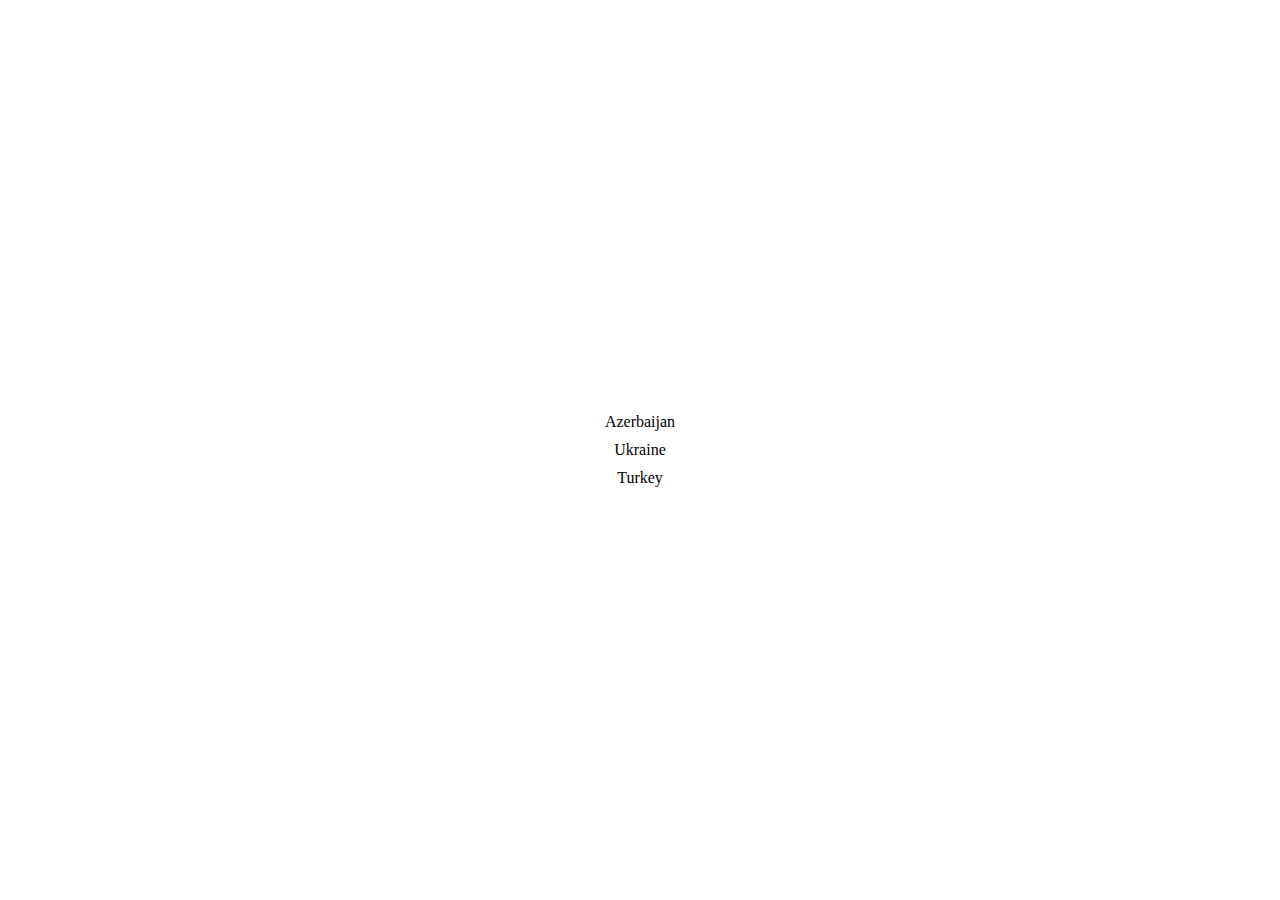
<file: Text Animation/index.html>
<DOCTYPE html>
<html>
<head>
<title>Text Animation</title>
<link rel="stylesheet" href="style.css">
</head>
<body>
	<ul>
		<li data-text="Azerbaijan">Azerbaijan</li>
		<li data-text="Ukraine">Ukraine</li>
		<li data-text="Turkey">Turkey</li>
	</ul>
</body>
</html>
</file>
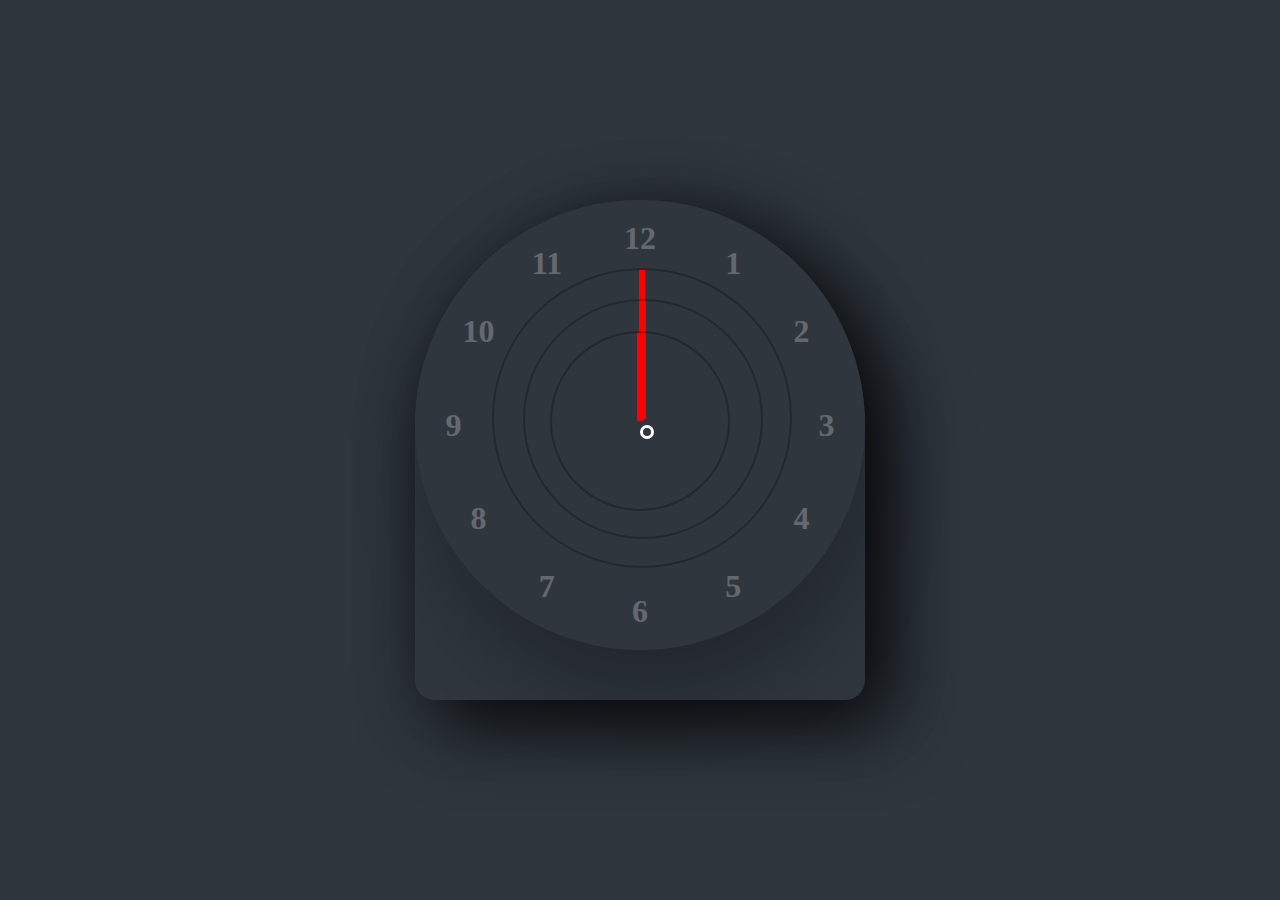
<file: Short_projects/Analog and Digital Clock/index.html>
<DOCTYPE html>
<html>
	<head>
		<meta charset = "utf-8">
		<title>Clock</title>
		<link rel = "stylesheet" href = "style.css">
	</head>
	<body>
		<div class = "container">
			<div class = "clock">
					<div class = "circle" style = "--clr:#04fc43;"><i></i></div>
					<div class = "circle circle2" style = "--clr:#fee800;"><i></i></div>
					<div class = "circle circle3" style = "--clr:#ff2972;"><i></i></div>

					<span style = "--i:1;"><b>1</b></span>
					<span style = "--i:2;"><b>2</b></span>
					<span style = "--i:3;"><b>3</b></span>
					<span style = "--i:4;"><b>4</b></span>
					<span style = "--i:5;"><b>5</b></span>
					<span style = "--i:6;"><b>6</b></span>
					<span style = "--i:7;"><b>7</b></span>
					<span style = "--i:8;"><b>8</b></span>
					<span style = "--i:9;"><b>9</b></span>
					<span style = "--i:10;"><b>10</b></span>
					<span style = "--i:11;"><b>11</b></span>
					<span style = "--i:12;"><b>12</b></span>
			</div>
		</div>
	</body>
</html>
</file>
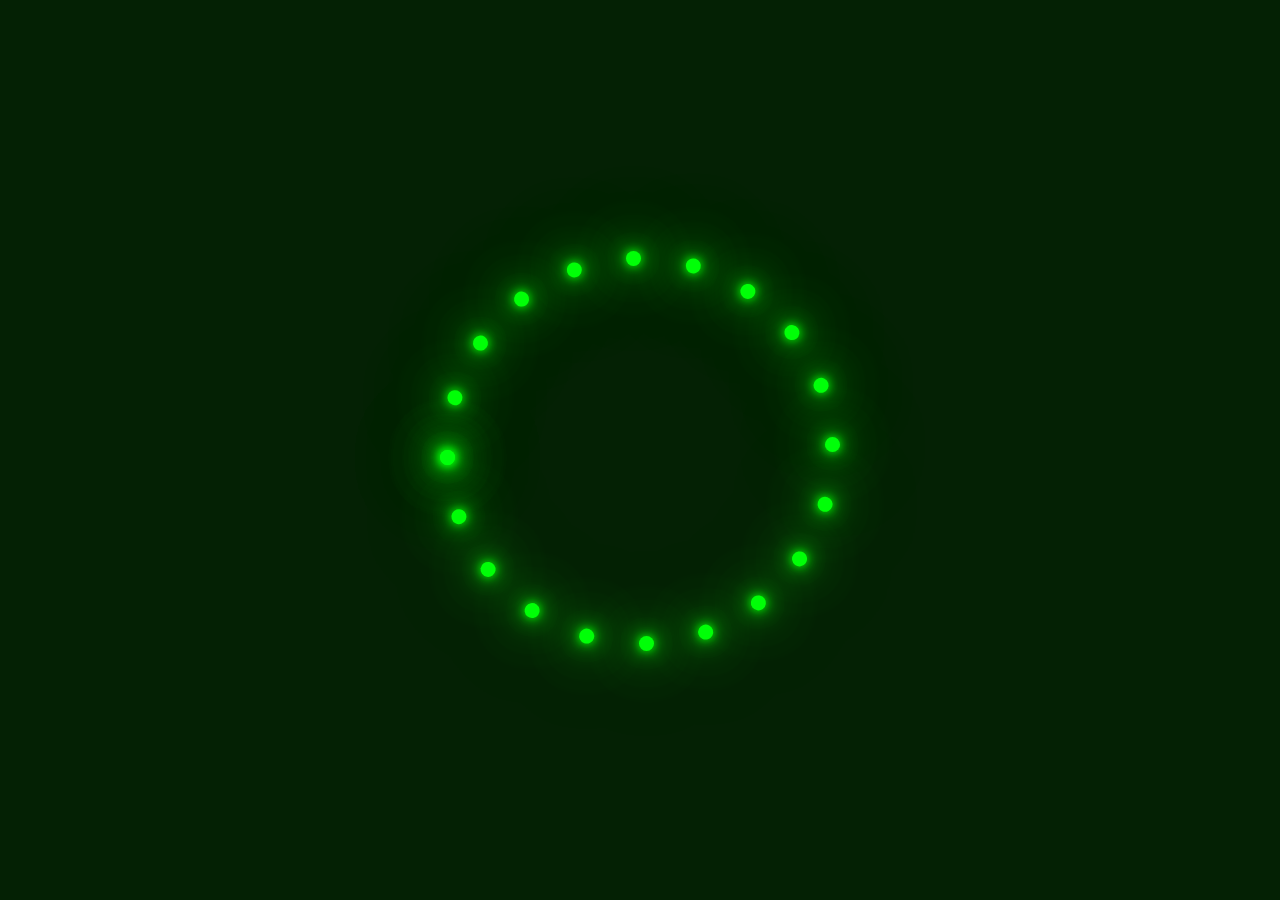
<file: Short_projects/Creative Heart Animation/index.html>
<DOCTYPE html>
<html>
<head>
<title>Creative Heart Animation</title>
<link rel = "stylesheet" href = "style.css">
</head>
<body>
	<section>
		<div class = "loader">
			<span style = "--i:0;"></span>
<span style = "--i:1;"></span>
<span style = "--i:2;"></span>
<span style = "--i:3;"></span>
<span style = "--i:4;"></span>
<span style = "--i:5;"></span>
<span style = "--i:6;"></span>
<span style = "--i:7;"></span>
<span style = "--i:8;"></span>
<span style = "--i:9;"></span>
<span style = "--i:10;"></span>
<span style = "--i:11;"></span>
<span style = "--i:12;"></span>
<span style = "--i:13;"></span>
<span style = "--i:14;"></span>
<span style = "--i:15;"></span>
<span style = "--i:16;"></span>
<span style = "--i:17;"></span>
<span style = "--i:18;"></span>
<span style = "--i:19;"></span>
<span style = "--i:20;"></span>
		</div>
	</section>
</body>
</html>
</file>
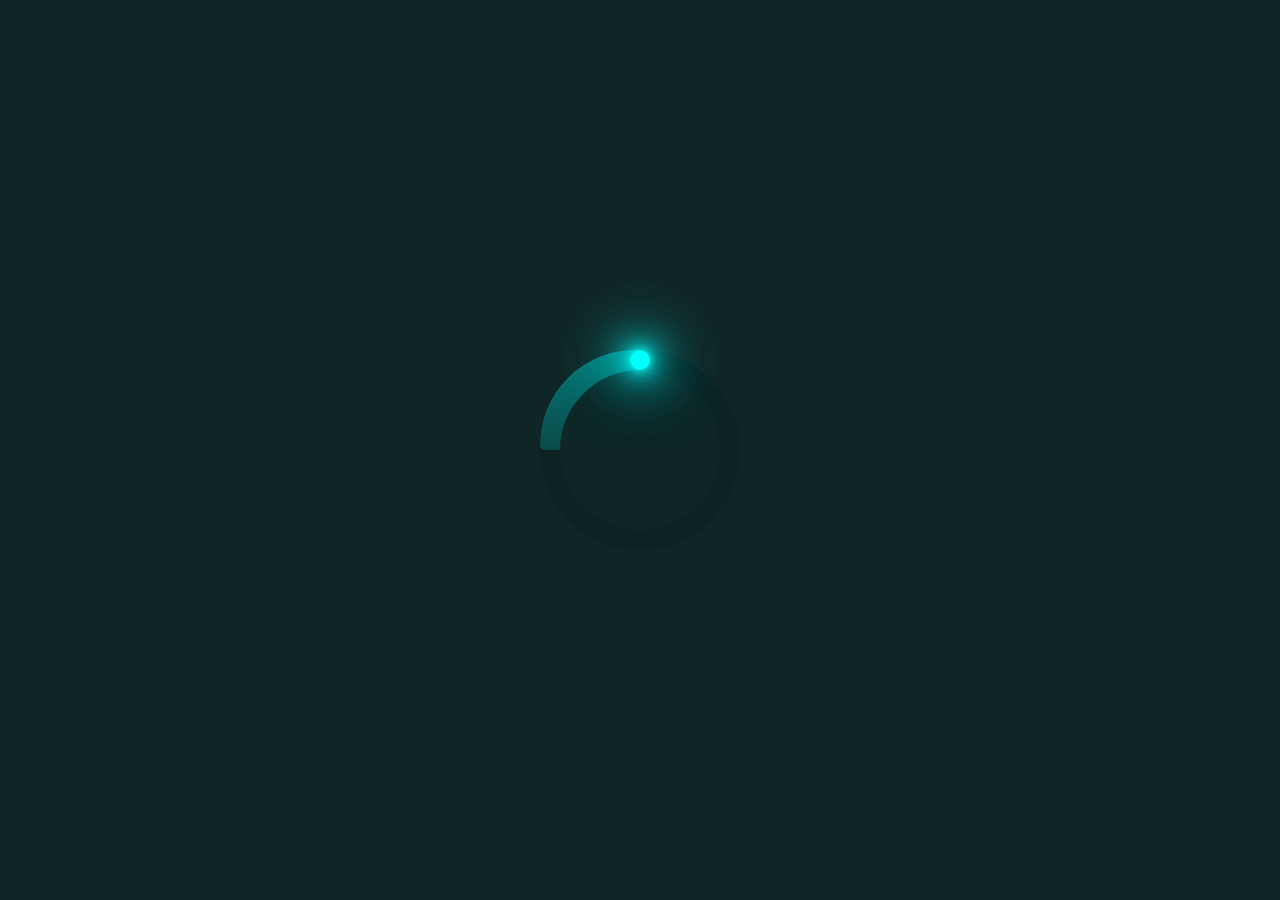
<file: Short_projects/Css Animation Effects/index.html>
<!DOCTYPE html>
<html>
<head>
<title>Animation</title>
<link rel = "stylesheet" href = "style.css">
</head>
<body>
	<div class = "container">
		<div class = "loader">
			<span></span>
		</div>
	</div>
</body>
</html>
</file>
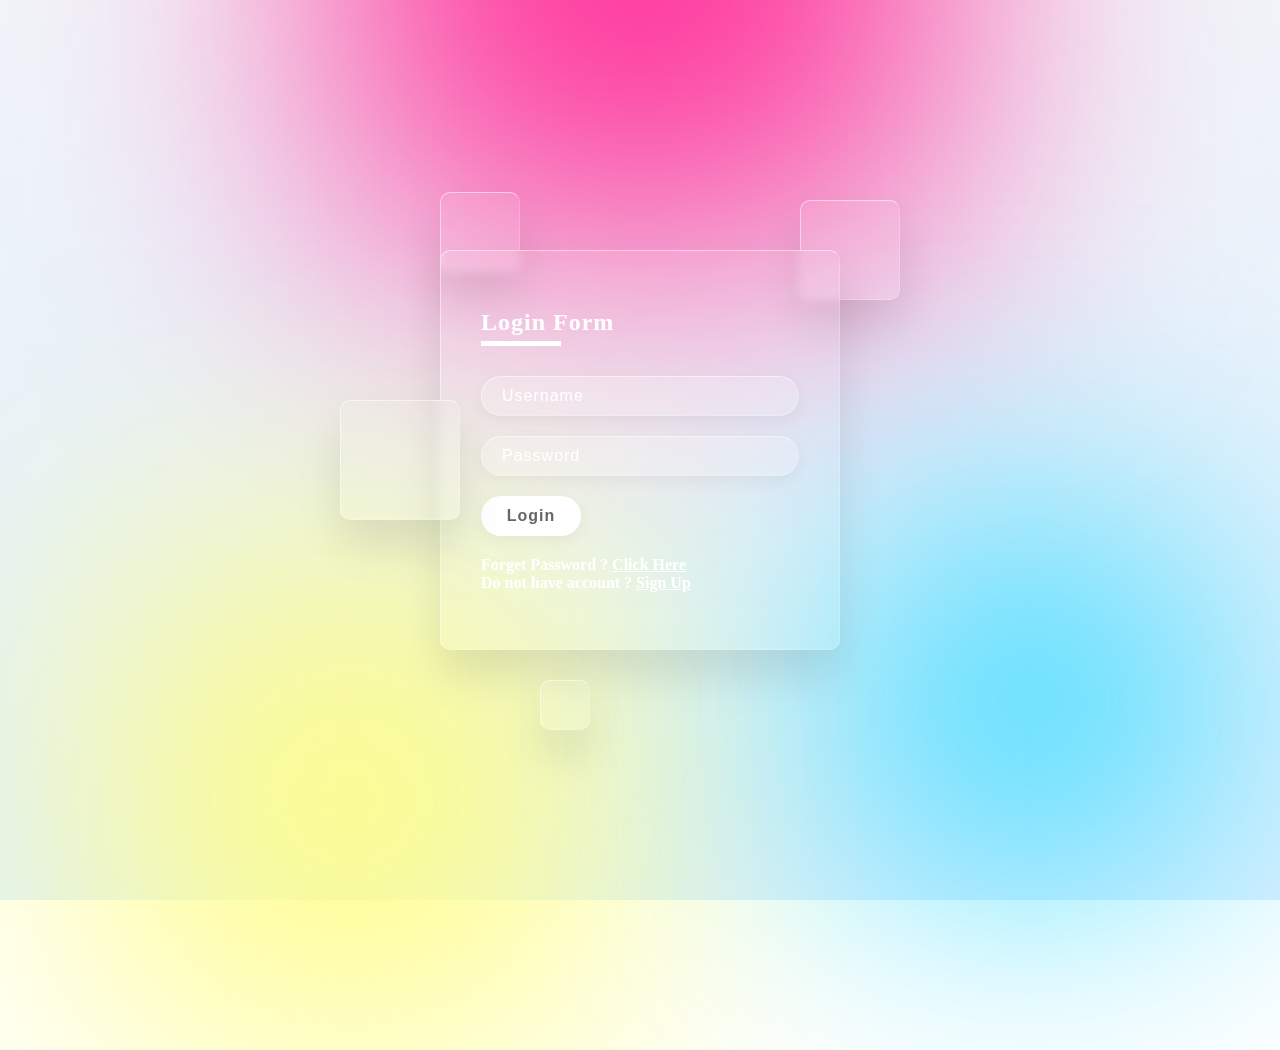
<file: Short_projects/Glassmorphism Login Forum/index.html>
<DOCTYPE html>
<html>
<head>
<title>Login Forum</title>
<link rel = "stylesheet" href = "style.css">
</head>
<body>
	<section>
		<div class = "color"></div>
		<div class = "color"></div>
		<div class = "color"></div>
		<div class = "box">
		<div class = "square" style = "--i:1"></div>
		<div class = "square" style = "--i:2></div>
		<div class = "square" style = "--i:3"></div>
		<div class = "square" style = "--i:4"></div>
		<div class = "square" style = "--i:5"></div>
			<div class = "container">
				<div class = "form">
					<h2>Login Form</h2>
					<form>
						<div class = "inputBox">
							<input type = "text" placeholder = "Username">			
						</div>
						<div class = "inputBox">
							<input type = "password" placeholder = "Password">			
						</div>
						<div class = "inputBox">
							<input type = "submit" value = "Login">			
						</div>
						<p class = "forget">Forget Password ? <a href = "#">Click Here</a></p>
						<p class = "forget">Do not have account ? <a href = "#">Sign Up</a></p>
					</form>
				</div>
			</div>
		</div>
	</section>
</body>
</html>
</file>
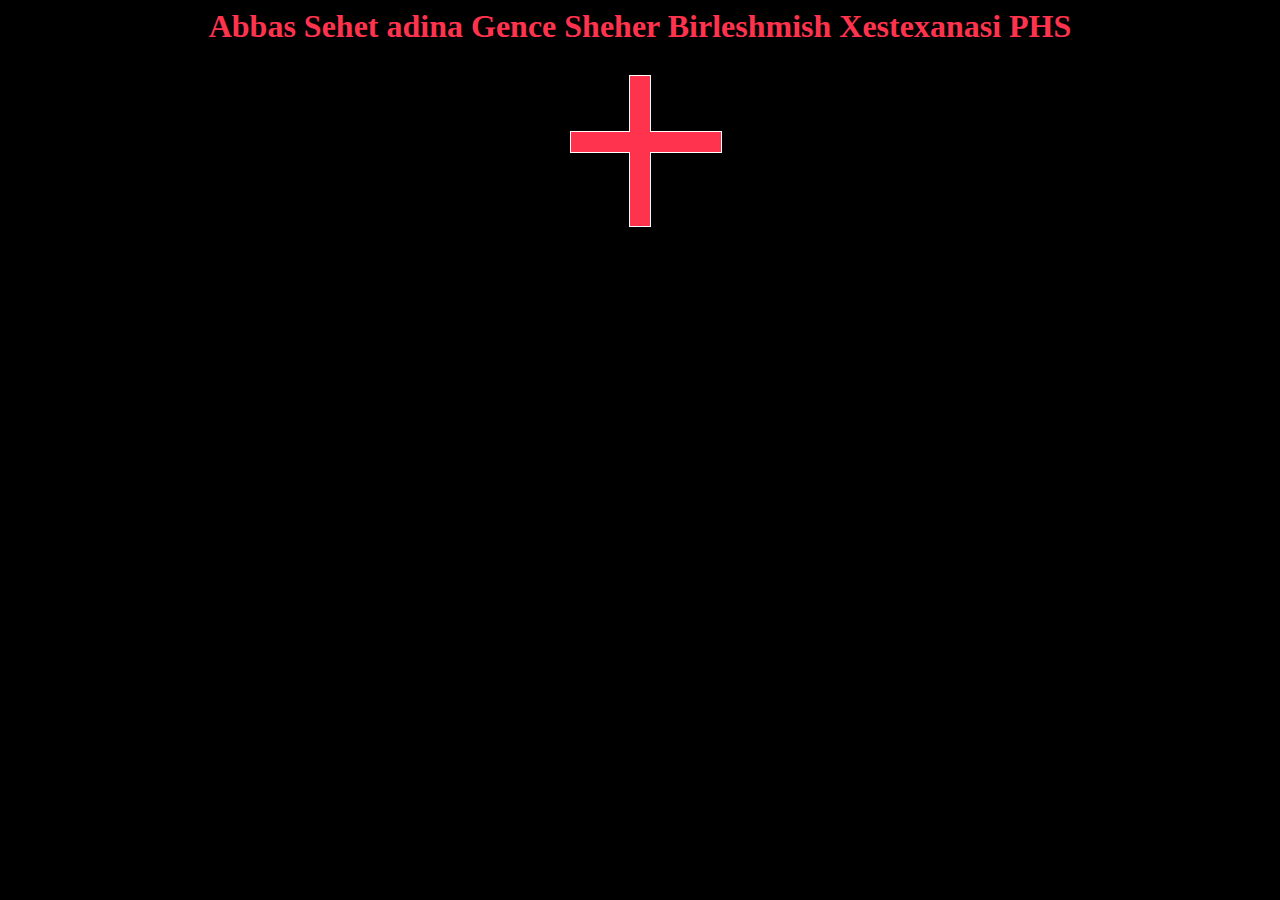
<file: Short_projects/Hospital_cross/index.html>
<DOCTYPE html>
<html>
<head>
<style>
	.cross{
		width:20px;
		height:150px;
		background-color:#ff334d;
		border: 1px solid #ffffff;
		margin: 30px auto;
		position:relative;
	} 
	
	.cross:before{
		content: "";
		border:1px solid #ffffff;
		position:absolute;
		top:55px;
		left:-60px;
		background-color:inherit;
		width:150px;
		height:20px;	
	}
	
	.cross:after{
		content: "";
		width:20px;
		height:100px;
		background-color:inherit;
		position:absolute;
	}
	
	h1{
		color:#ff334d;
		text-align:center;
	}
	
</style>

<title>Cross</title>
</head>
<body style = "background-color:black;"> 
	<h1>Abbas Sehet adina Gence Sheher Birleshmish Xestexanasi PHS</h1>
	<div class = "cross"></div>
</body>
</html>
</file>
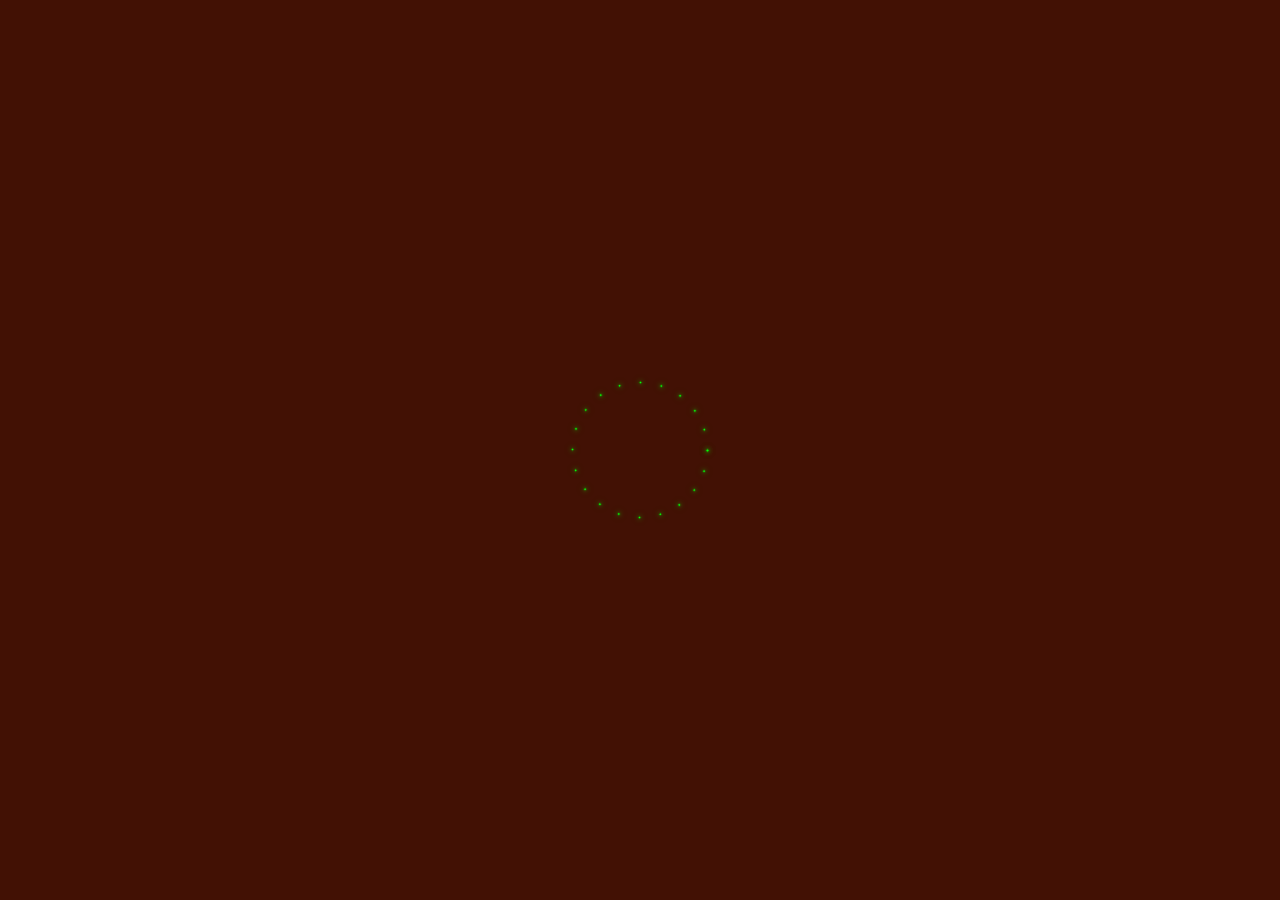
<file: Short_projects/Infinity/index.html>
<!DOCTYPE html>
<html>
<head>
<title>Infinity</title>
<link rel = "stylesheet" href = "style.css">
</head>
<body>
	<section>
		<div class = "container">
			<div class = "circle">
				<span style = "--i:0";></span>
				<span style = "--i:1";></span>
				<span style = "--i:2";></span>
				<span style = "--i:3";></span>
				<span style = "--i:4";></span>
				<span style = "--i:5";></span>
				<span style = "--i:6";></span>
				<span style = "--i:7";></span>
				<span style = "--i:8";></span>
				<span style = "--i:9";></span>
				<span style = "--i:10";></span>
				<span style = "--i:11";></span>
				<span style = "--i:12";></span>
				<span style = "--i:13";></span>
				<span style = "--i:14";></span>
				<span style = "--i:15";></span>
				<span style = "--i:16";></span>
				<span style = "--i:17";></span>
				<span style = "--i:18";></span>
				<span style = "--i:19";></span>
				<span style = "--i:20";></span>
			</div>		
		</div>
	</section>
</body>
</html>
</file>
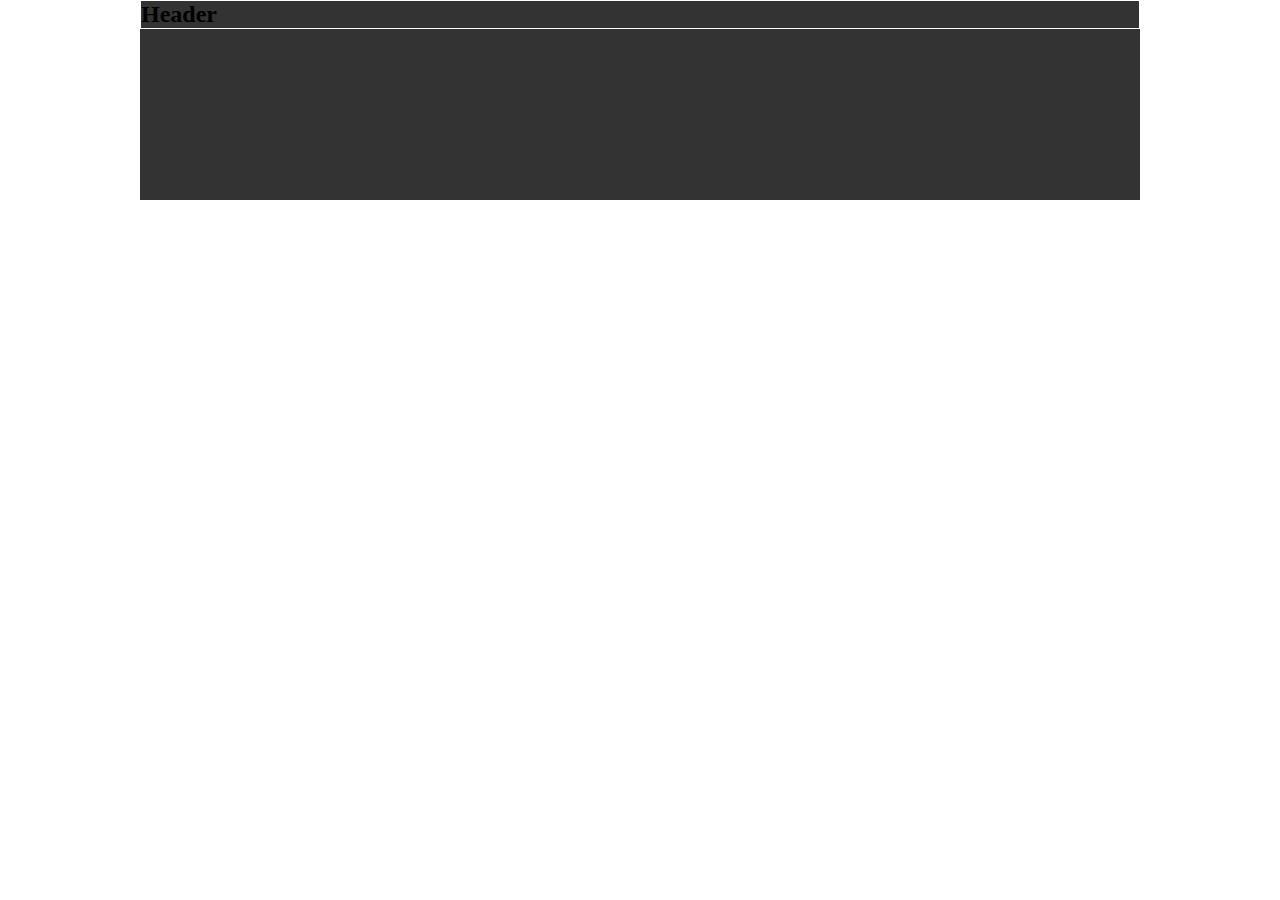
<file: Short_projects/Navbar/index.html>
<DOCTYPE html>
<html>
<head>
<meta charset = "UTF-8">
<title>Navbar</title>
<link rel = "stylesheet" href = "style.css">
</head>
<body>
	<header>
		<div class = "nav">
			<div class = "logo">
				<h2>Header</h2>
			</div>
			<div class = "menu"></div>
		</div>
	</header>
</body>
</html>
</file>
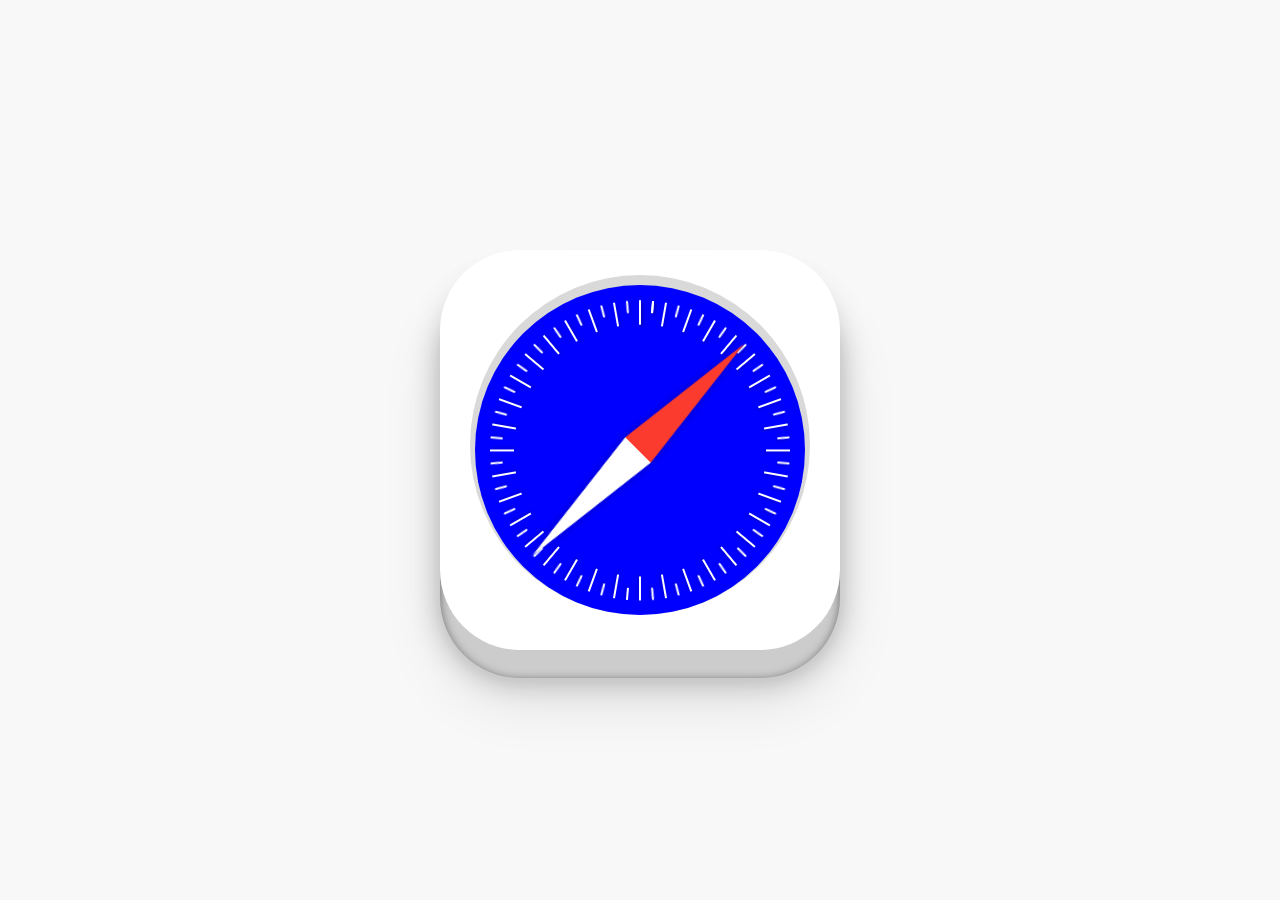
<file: Short_projects/Safari/index.html>
<DOCTYPE html>
<html>
<head>
<title>Safari</title>
<link rel = "stylesheet" href = "style.css">
</head>
<body>
	<div class = "safari">
		<div class = "circle_lines">
			<span style = "--i:0;"></span>
			<span style = "--i:1;"></span>
			<span style = "--i:2;"></span>
			<span style = "--i:3;"></span>
			<span style = "--i:4;"></span>
			<span style = "--i:5;"></span>
			<span style = "--i:6;"></span>
			<span style = "--i:7;"></span>
			<span style = "--i:8;"></span>
			<span style = "--i:9;"></span>
			<span style = "--i:10;"></span>
			<span style = "--i:11;"></span>
			<span style = "--i:12;"></span>
			<span style = "--i:13;"></span>
			<span style = "--i:14;"></span>
			<span style = "--i:15;"></span>
			<span style = "--i:16;"></span>
			<span style = "--i:17;"></span>
			<span style = "--i:18;"></span>
			<span style = "--i:19;"></span>
			<span style = "--i:20;"></span>
			<span style = "--i:21;"></span>
			<span style = "--i:22;"></span>
			<span style = "--i:23;"></span>
			<span style = "--i:24;"></span>
			<span style = "--i:25;"></span>
			<span style = "--i:26;"></span>
			<span style = "--i:27;"></span>
			<span style = "--i:28;"></span>
			<span style = "--i:29;"></span>
			<span style = "--i:30;"></span>
			<span style = "--i:31;"></span>
			<span style = "--i:32;"></span>
			<span style = "--i:33;"></span>
			<span style = "--i:34;"></span>
			<span style = "--i:35;"></span>
			<span style = "--i:36;"></span>
		</div>
		<div class = "niddle"></div>
	</div>
</body>
</html>
</file>
<file: Text Animation/style.css>
*{
	margin:0;
	padding:0;
	box-sizing:border-box;
}

body{
	display:flex;
	justify-content:center;
	align-items:center;
	min-height:100vh;
}

ul{
	display:flex;
	flex-direction:column;
	position:relative;
	gap:10px;
}

ul li{
	list-style:none;
	text-align:center;
}
</file>
<file: Short_projects/Analog and Digital Clock/style.css>
*{
	margin:0;
	padding:0;
	box-sizing:border-box;
}

body{
	display:flex;
	justify-content:center;
	align-items:center;
	min-height:100vh;
	background:#2f363e;
}

.container{
	position:relative;
	background:#2f363e;
	min-height:500px;
	border-radius:20px;
	border-top-left-radius:225px;
	border-top-right-radius:225px;
	box-shadow:25px 25px 75px rgba(0, 0, 0, 0.75), 
	10px 10px 70px rgba(0, 0, 0, 0.25);
	inset:5px 5px 10px rgba(0, 0, 0, 0.5);
	inset:5px 5px 20px rgba(0, 0, 0, 0.2);
	inset:-5px -5px 15px rgba(0, 0, 0, 0.75);
	dispaly:flex;
	justify-content:center;
	align-items:center;
}

.clock{
	position:relative;
	width:450px;
	height:450px;
	background:#2f363e;
	border-radius:50%;
	box-shadow:10px 50px 70px rgba(0, 0, 0, 0.25);
	inset:5px 5px 10px rgba(0, 0, 0, 0.5);
	inset:5px 5px 20px rgba(0, 0, 0, 0.2);
	inset:-5px -5px 15px rgba(0, 0, 0, 0.75);
	dispaly:flex;
	justify-content:center;
	align-items:center;
	margin-bottom:30px;
}

.clock::before{
content:'';
position:absolute;
top:50%;
left:50%;
width:8px;
height:8px;
background:#2f363e;
border:3px solid #fff;
border-radius:50%;
}

.clock span{
position:absolute;
inset:20px;
color:#fff;
text-align:center;
transform:rotate(calc(30deg * var(--i)));
}

.clock span b{
font-size:2em;
opacity:0.25;
font-weight:600;
display:inline-block;
transform:rotate(calc(-30deg * var(--i)));
}

.circle{
position:absolute;
top:15%;
left:17%;
width:300px;
height:300px;
border:2px solid rgba(0, 0, 0, 0.25);
border-radius:50%;
display:flex;
justify-content:center;
align-items:flex-start;
}

.circle i{
position:absolute;
width:6px;
height:50%;
background:#f00;
}

.circle2{
width:240px;
height:240px;
position:absolute;
top:22%;
left:24%;
}

.circle3{
width:180px;
height:180px;
position:absolute;
top:29%;
left:30%;
</file>
<file: Short_projects/Css Animation Effects/style.css>
*{
	margin:0;
	padding:0;
	box-sizing:border-box;
}

body{
	display:flex;
	justify-content:center;
	align-items:center;
	min-height:100vh;
	background-color:#102626;
}

.container{
	width:100%;
	position:relative;
	display:flex;
	justify-content:center;
	align-items:center;
	min-height:100vh;
	-webkit-box-reflect:below 1px linear-gradient(#0001, #0004);
}

.container .loader{
	position:relative;
	width:200px;
	height:200px;
	border-radius:50%;
	background-color:#0d2323;
	animation:animate 2s linear infinite;
}

@keyframes animate{
	0%{
	transform:rotate(0deg);
}
	100%{
	transform:rotate(360deg);
}
}

.container .loader::before{
	content:'';
	position:absolute;
	top:0;
	left:0;
	width:50%;
	height:50%;
	background:linear-gradient(to top, transparent, rgba(0, 255, 249, 0.4));
	background-size:100px 180px;
	background-repeat:no-repeat;
	border-top-left-radius:200px;
	border-bottom-left-radius:10px;
}

.container .loader::after{
	content:'';
	position:absolute;
	top:0;
	left:50%;
	transform:translateX(-50%);
	width:20px;
	height:20px;
	background:#00fff9;
	border-radius:50%;
	z-index:10;
	box-shadow:0 0 10px #00fff9,
												0 0 20px #00fff9,
												0 0 30px #00fff9,
												0 0 40px #00fff9,
												0 0 50px #00fff9,
												0 0 60px #00fff9,
												0 0 70px #00fff9,
												0 0 80px #00fff9,
												0 0 90px #00fff9,
												0 0 100px #00fff9;
}

.container .loader span{
	position:absolute;
	top:20px;
	left:20px;
	right:20px;
	bottom:20px;
	background:#102626;
	border-radius:50%;
}
</file>
<file: Short_projects/Glassmorphism Login Forum/style.css>
*{
	margin:0;
	padding:0;
	box-sizing:border-box;
}

body{
	overflow:hidden;
}

section{
	display:flex;
	justify-content:center;
	align-items:center;
	min-height:100vh;
	background: linear-gradient(to bottom, #f1f4f9, #dff1ff)
}

section .color{
	position:absolute;
	filter:blur(150px)
}

section .color:nth-child(1){
	width:600px;
	height:600px;
	top:-350px;
	background:#ff359b;
}

section .color:nth-child(2){
	bottom:-150px;
	left:100px;
	width:500px;
	height:500px;
	background:#fffd87;
}

section .color:nth-child(3){
	bottom:50px;
	right:100px;
	width:300px;
	height:300px;
	background:#00d2ff;
}

.box{
	position:relative;
}

.box .square{
	backdrop-filter:blur(5px);
	box-shadow: 0 25px 45px rgba(0, 0, 0, 0.1);
	border: 1px solid rgba(255, 255, 255, 0.5);
	border-right: 1px solid rgba(255, 255, 255, 0.2);
	border-bottom: 1px solid rgba(255, 255, 255, 0.2);
	position:absolute;
	background-color:rgba(255, 255, 255, 0.1);
	border-radius:10px;
	animation:animate 10s linear infinite;
	animation-delay:calc(-1s * var(--i));
}

@keyframes animate{
	0%,100%
	{
		transform:translateY(-40px);
	}
	50%
	{
		transform:translateY(40px);
	}
}

.box .square:nth-child(1){
	top:-50px;
	right:-60px;
	width:100px;
	height:100px;
}

.box .square:nth-child(2){
	top:150px;
	left:-100px;
	width:120px;
	height:120px;
	z-index:2;
}

.box .square:nth-child(3){
	top:-58px;
	bottom:-60px;
	width:80px;
	height:80px;
}

.box .square:nth-child(4){
	bottom:-80px;
	left:100px;
	width:50px;
	height:50px;
	z-index:999;
}

.box .square:nth-child(5){
	top:-80px;
	left:140px;
	width:60px;
	height:60px;
}

.container{
	position:relative;
	width:400px;
	min-height:400px;
	background-color:rgba(255, 255, 255, 0.1);
	display:flex;
	justify-content:center;
	align-items:center;
	backdrop-filter:blur(5px);
	box-shadow: 0 25px 45px rgba(0, 0, 0, 0.1);
	border: 1px solid rgba(255, 255, 255, 0.5);
	border-right: 1px solid rgba(255, 255, 255, 0.2);
	border-bottom: 1px solid rgba(255, 255, 255, 0.2);
	border-radius:10px;
}

.form{
	position:relative;
	width:100%;
	height:100%;
	padding:40px;
}

.form h2{
	position:relative;
	margin:0;
	letter-spacing:1px;
	font-size:24px;
	font-weight:600;
	margin-bottom:40px;
	color:#fff;
}

.form h2::before{
	position:absolute;
	content: '';
	left:0;
	bottom:-10px;
	background-color:#fff;
	width:80px;
	height:5px;
}

.form .inputBox{
	width:100%;
	margin-top:20px;
}

.form .inputBox input{
	width:100%;
	background-color:rgba(255, 255, 255, 0.2);
	border:none;
	outline:none;
	padding:10px 20px;
	border-radius:35px;
	border: 1px solid rgba(255, 255, 255, 0.5);
	border-right: 1px solid rgba(255, 255, 255, 0.2);
	border-bottom: 1px solid rgba(255, 255, 255, 0.2);
	font-size:16px;
	letter-spacing:1px;
	color:#fff;
	box-shadow:0 5px 15px rgba(0, 0, 0, 0.05);
}

.form .inputBox input::placeholder{
	color:#fff;
}

.form .inputBox input[type = "submit"]{
	background-color:#fff;
	color:#666;
	max-width:100px;
	cursor:pointer;
	margin-bottom:20px;
	font-weight:600;
}

.forget a{
	color:#fff;
	margin-top:5px;
}

.forget{
	color:#fff;
	font-weight:600;
}
</file>
<file: Short_projects/Infinity/style.css>
*{
	margin:0;
	padding:0;
	box-sizing:border-box;
}

section{
	display:flex;
	justify-content:center;
	align-items:center;
	background:#421104;
	min-height:100vh;
}

section .container{
	display:flex;
}

section .container .circle{
	position:relative;
	width:150px;
	height:150px;
	margin:0 -7.5px;
}

section .container .circle span{
	position:absolute;
	top:0;
	left:0;
	width:100%;
	height:100%;
	transform:rotate(calc(18deg * var(--i)));
}

section .container .circle span::before{
	content:'';
	position:absolute;
	right:0;
	top:calc(50% - 7.5px);
	width:15px;
	height:15px;
	background:#00ff0a;
	border-radius:50%;
	transform:scale(0.1);
	box-shadow:0 0 10px #00ff0a,
	0 0 20px #00ff0a,
	0 0 40px #00ff0a,
	0 0 60px #00ff0a,
	0 0 80px #00ff0a,
	0 0 100px #00ff0a;
}
</file>
<file: Short_projects/Navbar/style.css>
*{
	margin:0;
	padding:0;
	box-sizing:border-box;
}

body{
	display:flex;
	justify-content:center;
	min-height:100vh;
	background:#fff;
}

.nav{
	width:1000px;
	height:200px;
	background:#333;
}

.logo{
	border:1px solid white;
}
</file>
<file: Short_projects/Safari/style.css>
* {
	margin:0;
	padding:0;
	box-sizing:border-box;
}

body{
	display:flex;
	justify-content:center;
	align-items:center;
	min-height:100vh;
	background-color:#f8f8f8;
}

.safari{
	position:relative;
	width:400px;
	height:400px;
	border-radius:80px;
	background-color:#fff;
	box-shadow:0 30px 10px #ccc,
	0 30px 30px rgba(0, 0, 0, 0.25),
	0 28px 0 rgba(0, 0, 0, 0.5),
	0 50px 60px rgba(0, 0, 0, 0.1);
}

.circle_lines{
	position:absolute;
	inset:35px;
	border-radius:50%;
	display:flex;
	justify-content:center;
	align-items:center;
	background:blue;	
	box-shadow:0 -5px 0 5px rgba(0, 0, 0, 0.15);
	inset:0 10px 0 rgba(0, 0, 0, 0.1);
}

.circle_lines span{
	position:absolute;
	width:2px;
	height:24px;
	background-color:#fff;
	transform:translateY(-137.55px) rotate(calc(10deg * var(--i)));
	transform-origin:1px 150px;
	filter:drop-shadow(2px 2px 1px rgba(0, 0, 0, 0.15));
}

.circle_lines span::before{
	content:'';
	position:absolute;
	width:2px;
	height:12px;
	transform-origin:0 150px;
	transform:rotate(5deg);
	background-color:#fff;
}

.niddle{
	position:absolute;
	width:36px;
	display:flex;
	justify-content:center;
	align-items:center;
	inset:50px;
	transform:translateX(130px) rotate(45deg);
	filter:drop-shadow(0 0 4px rgba(0, 0, 0, 0.25));
	transition:2s cubic-bezier(0.47, -0.48, 0.46, 1.54);
}

.safari:hover .niddle{
	transform:translateX(130px) rotate(405deg);
}

.niddle::before{
	content:'';
	position:absolute;
	top:-150px;
	height:150px;
	border-left:18px solid transparent;
	border-right:18px solid transparent;
	border-bottom:150px solid #fb3b2e;
}

.niddle::after{
	content:'';
	position:absolute;
	top:150px;
	height:150px;
	border-left:18px solid transparent;
	border-right:18px solid transparent;
	border-top:150px solid #fff;
}
</file>
<file: Short_projects/Creative Heart Animation/style.css>
*{
margin:0;
padding:0;
box-sizing:border:box;
}

section{
display:flex;
justify-content:center;
align-items:center;
min-height:100vh;
background:#042104;
animation:animateBgColor 10s linear infinite;
}

@keyframes animateBgColor
{
	0%
	{
	filter:hue-rotate(0deg);	
	}
	100%
	{
		filter:hue-rotate(360deg);
	}
}

.loader{
position:relative;
}

.loader span{
position:absolute;
top:0;
left:-200px;
width:200px;
height:2px;
transform-origin:right;
transform:rotate(calc(18deg * var(--i)));
}

.loader span::before{
content:'';
position:absolute;
left:0;
width:15px;
height:15px;
background:#00ff0a;
border-radius:50%;
animation:animate 2s linear infinite;
animation-delay:calc(-0.1s * var(--i));
box-shadow:0 0 10px #00ff0a,
											0 0 20px #00ff0a,
											0 0 40px #00ff0a,
											0 0 60px #00ff0a,
											0 0 80px #00ff0a,
											0 0 100px #00ff0a;
}

@keyframes animate
{
	0%
	{
		transform:translateX(0) scale(0.5);
	}
	50%
	{
		transform:translateX(200px) scale(1);	
	}
	100%
	{
		transform:translateX(0) scale(0.5);
	}
}
</file>
